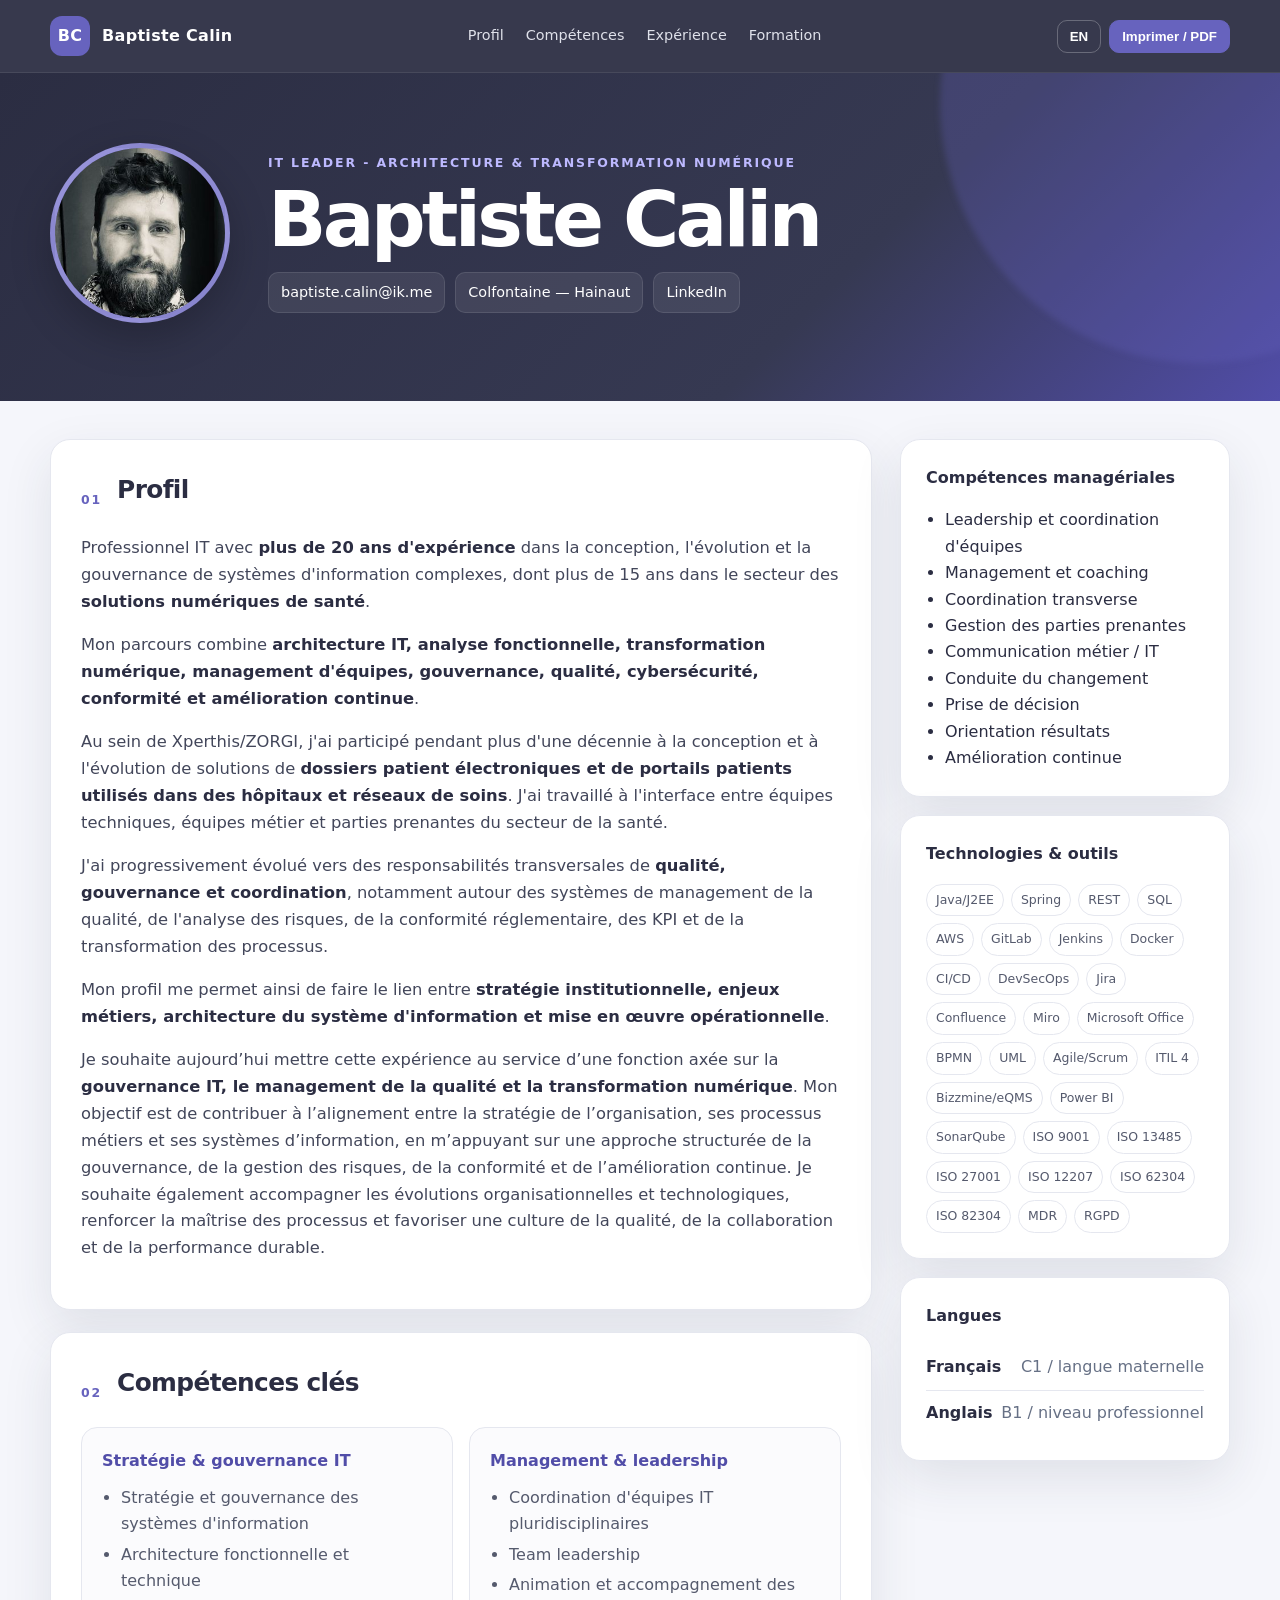
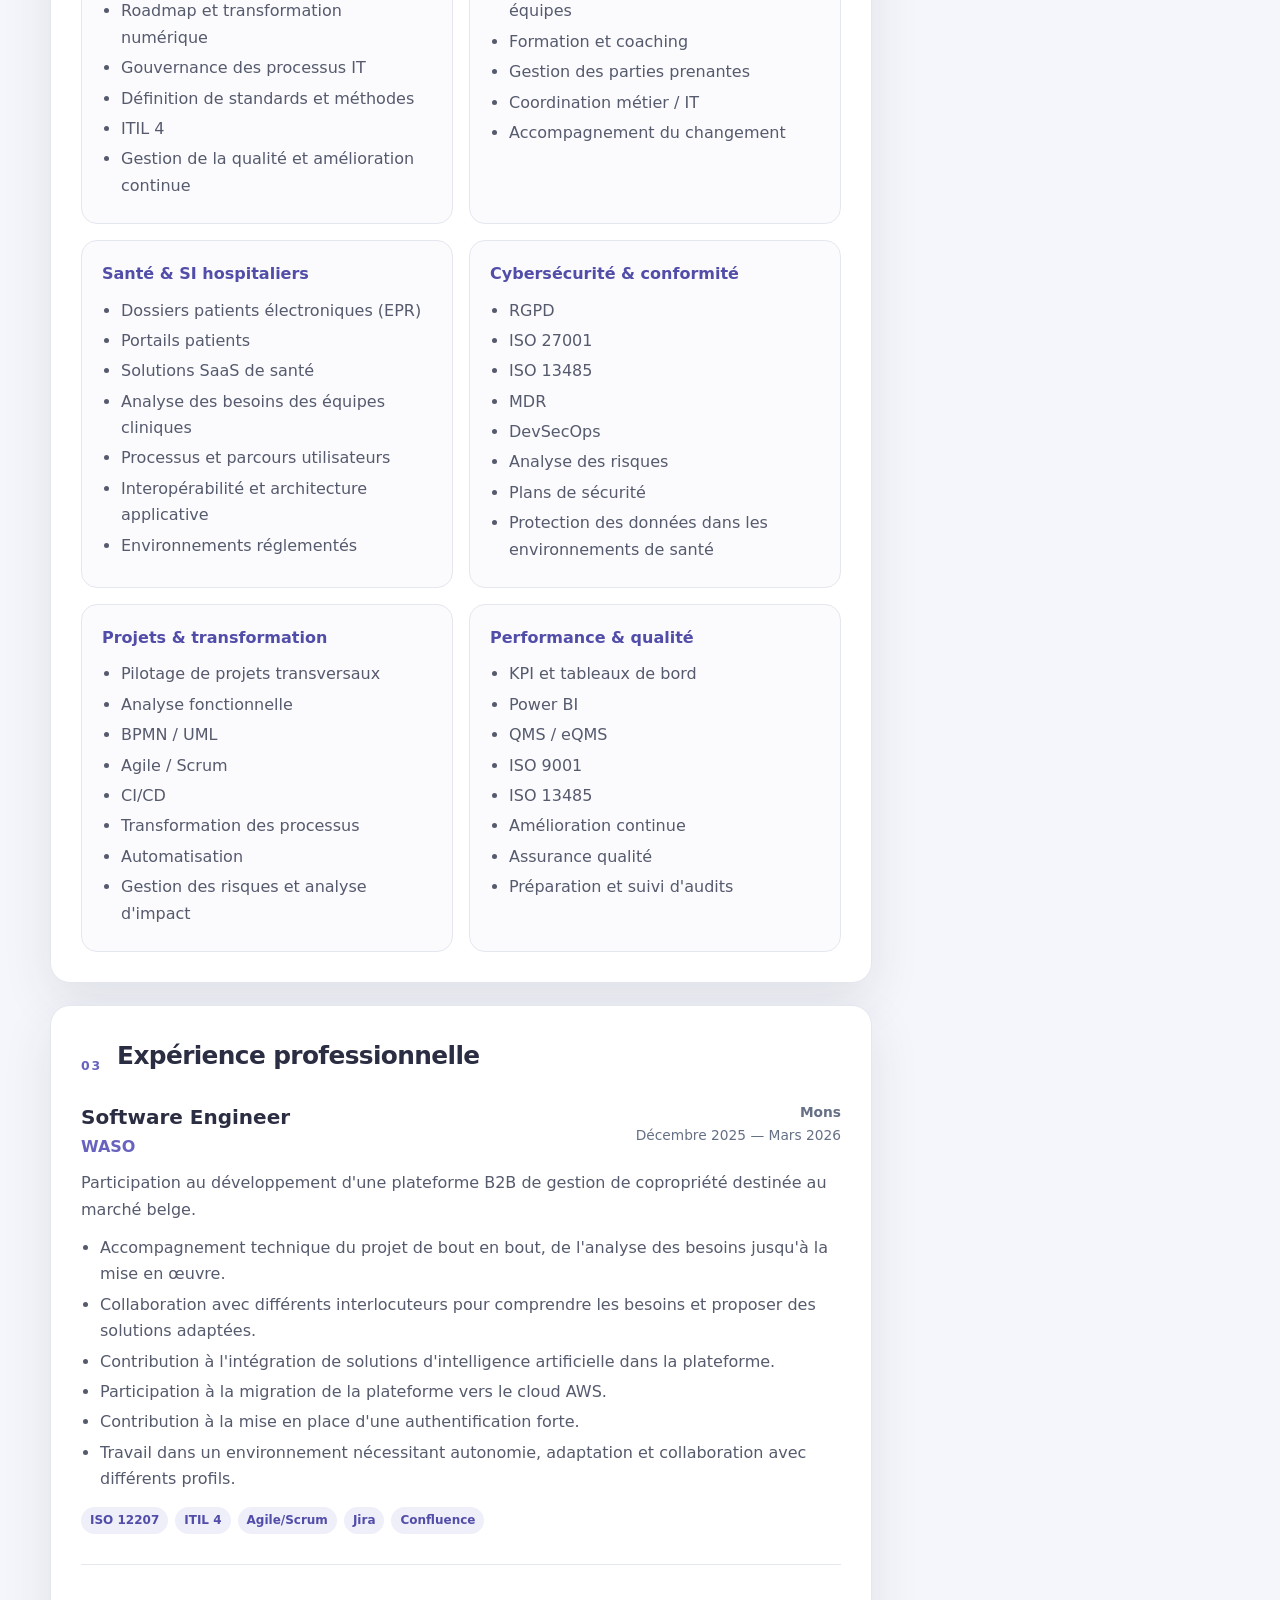
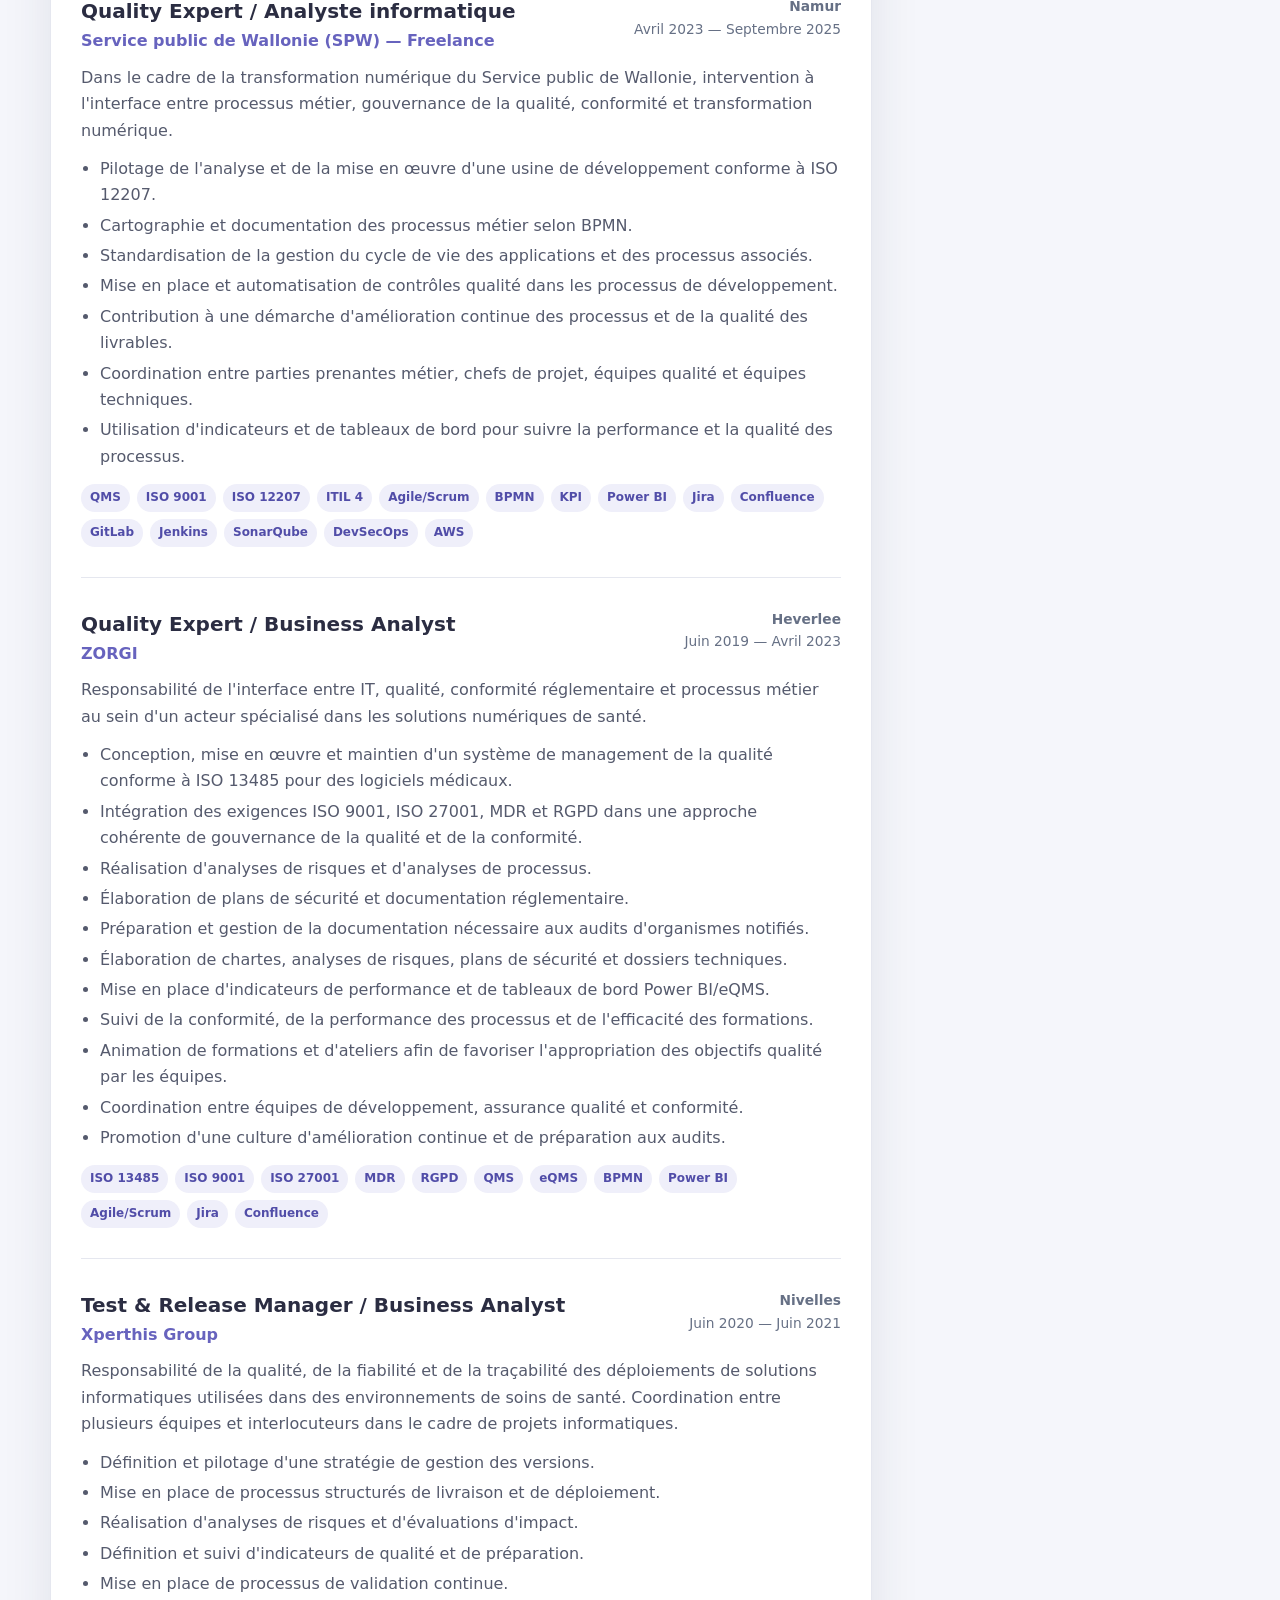
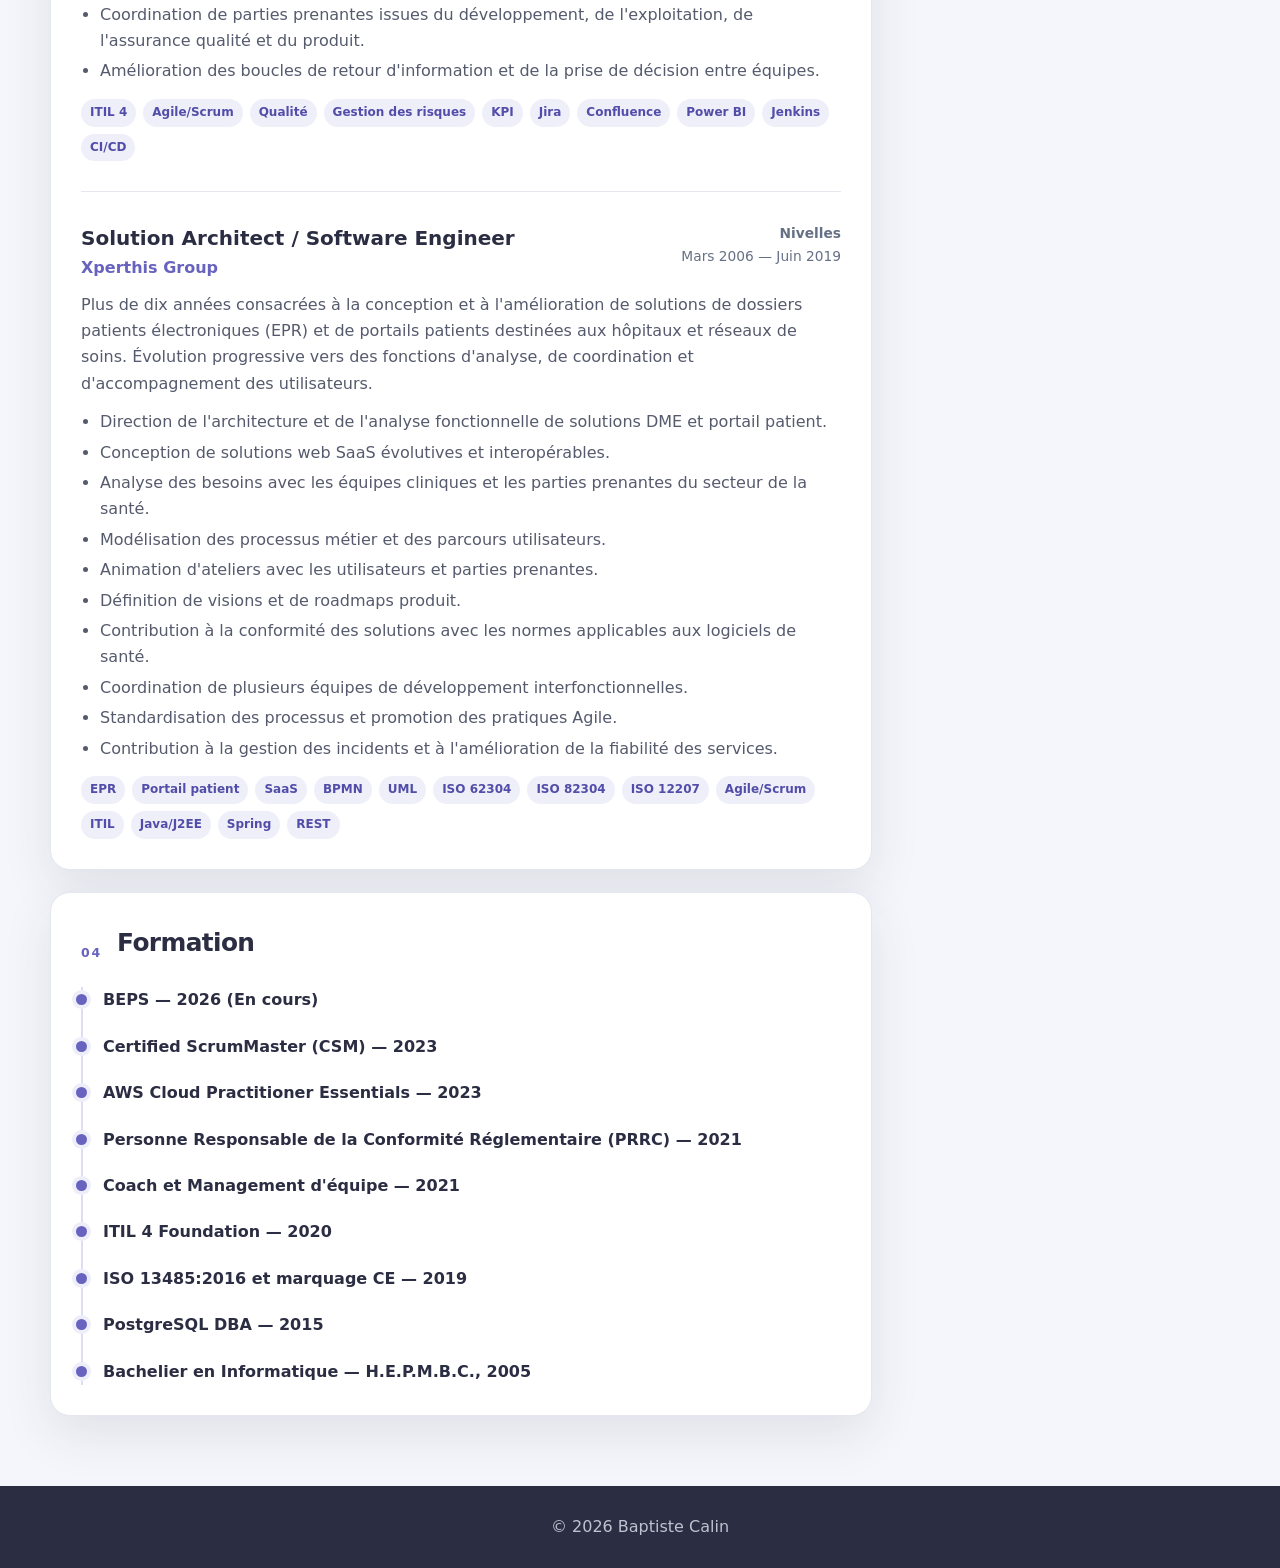
<file: index.html>
<!doctype html>
<html lang="fr">
<head>
<meta charset="utf-8">
<meta name="viewport" content="width=device-width,initial-scale=1">
<meta name="description" content="CV de Baptiste Calin — IT Leader, Architecture & Transformation numérique, secteur de la santé.">
<title>Baptiste Calin — IT Leader</title>
<style>
:root{
  --primary:#6763be;
  --primary-dark:#514da8;
  --ink:#2b2d42;
  --muted:#667085;
  --soft:#f5f6fb;
  --line:#e5e7ef;
  --white:#fff;
  --shadow:0 18px 50px rgba(43,45,66,.10);
  --radius:20px;
}
*{box-sizing:border-box}
html{scroll-behavior:smooth}
body{
  margin:0;background:var(--soft);color:var(--ink);
  font-family:Inter,ui-sans-serif,system-ui,-apple-system,BlinkMacSystemFont,"Segoe UI",sans-serif;
  line-height:1.65;
}
a{color:inherit;text-decoration:none}
.container{width:min(1180px,calc(100% - 36px));margin:auto}
.topbar{
  position:sticky;top:0;z-index:50;background:rgba(43,45,66,.94);
  backdrop-filter:blur(14px);color:#fff;border-bottom:1px solid rgba(255,255,255,.08)
}
.nav{height:72px;display:flex;align-items:center;justify-content:space-between;gap:20px}
.brand{display:flex;align-items:center;gap:12px;font-weight:800;letter-spacing:.02em}
.brand-mark{width:40px;height:40px;border-radius:12px;background:var(--primary);display:grid;place-items:center;font-weight:900}
.navlinks{display:flex;gap:22px;font-size:.9rem;color:#dfe1ea}
.navlinks a:hover{color:#fff}
.actions{display:flex;gap:8px}
.btn{
  border:1px solid rgba(255,255,255,.25);background:transparent;color:#fff;
  border-radius:10px;padding:8px 12px;cursor:pointer;font-weight:700
}
.btn:hover{background:rgba(255,255,255,.1)}
.btn.primary{background:var(--primary);border-color:var(--primary)}
.btn.primary:hover{background:var(--primary-dark)}
.hero{
  background:linear-gradient(135deg,var(--ink) 0%,#363952 65%,#514da8 100%);
  color:#fff;padding:70px 0 78px;position:relative;overflow:hidden
}
.hero:after{
  content:"";position:absolute;width:520px;height:520px;border-radius:50%;
  background:rgba(103,99,190,.28);right:-180px;top:-230px;filter:blur(3px)
}
.hero-grid{display:grid;grid-template-columns:180px 1fr;gap:38px;align-items:center;position:relative;z-index:1}
.avatar{
  width:180px;height:180px;border-radius:50%;display:grid;place-items:center;
  background:linear-gradient(135deg,#807bd2,var(--primary));border:5px solid rgba(255,255,255,.2);
  font-size:3.5rem;font-weight:900;box-shadow:0 15px 40px rgba(0,0,0,.22);overflow:hidden
}
.avatar img{width:100%;height:100%;object-fit:cover}
.eyebrow{color:#bdb9ff;text-transform:uppercase;letter-spacing:.15em;font-size:.78rem;font-weight:800}
h1{font-size:clamp(2.5rem,6vw,4.8rem);line-height:1.02;margin:8px 0 12px;letter-spacing:-.05em}
.hero h2{font-size:clamp(1.05rem,2vw,1.35rem);font-weight:500;color:#e7e8ef;margin:0 0 22px}
.contact{display:flex;flex-wrap:wrap;gap:10px}
.contact a,.contact span{
  padding:8px 12px;border-radius:10px;background:rgba(255,255,255,.08);
  border:1px solid rgba(255,255,255,.1);font-size:.9rem
}
.contact a:hover{background:rgba(255,255,255,.14)}
main{padding:38px 0 70px}
.layout{display:grid;grid-template-columns:1fr 330px;gap:28px}
.card{background:var(--white);border:1px solid var(--line);border-radius:var(--radius);box-shadow:var(--shadow)}
.section{padding:30px}
.section + .section{margin-top:22px}
.section-head{display:flex;align-items:end;gap:15px;margin-bottom:24px}
.num{color:var(--primary);font-weight:900;font-size:.78rem;letter-spacing:.15em}
.section h2{margin:0;font-size:1.55rem;letter-spacing:-.025em}
.section-intro{color:var(--muted);margin-top:-12px;margin-bottom:22px}
.profile p{font-size:1.02rem;color:#42465a}
.profile strong{color:var(--ink)}
.skills-grid{display:grid;grid-template-columns:repeat(2,1fr);gap:16px}
.skill{
  padding:20px;border:1px solid var(--line);border-radius:16px;background:#fbfbfd;
  transition:.2s transform,.2s box-shadow
}
.skill-print,.management-print{display:none}
.skill:hover{transform:translateY(-3px);box-shadow:0 12px 28px rgba(43,45,66,.08)}
.skill h3{font-size:1rem;margin:0 0 10px;color:var(--primary-dark)}
.skill ul,.job ul,.side-list{padding-left:19px;margin:0}
.skill li,.job li{margin:4px 0;color:#555a6d}
.job{padding:0 0 30px;margin-bottom:30px;border-bottom:1px solid var(--line)}
.job:last-child{border-bottom:0;margin-bottom:0;padding-bottom:0}
.job-top{display:flex;justify-content:space-between;gap:20px}
.job h3{margin:0;font-size:1.25rem}
.job-company{color:var(--primary);font-weight:800}
.job-meta{text-align:right;color:var(--muted);font-size:.86rem;white-space:nowrap}
.job p{color:#555a6d;margin:10px 0 12px}
.tags{display:flex;flex-wrap:wrap;gap:7px;margin-top:14px}
.tag{background:#efeffa;color:var(--primary-dark);border-radius:999px;padding:4px 9px;font-size:.75rem;font-weight:800}
.timeline{border-left:2px solid #deddf3;padding-left:20px}
.timeline-item{position:relative;margin-bottom:20px}
.timeline-item:before{content:"";position:absolute;left:-27px;top:7px;width:11px;height:11px;border-radius:50%;background:var(--primary);box-shadow:0 0 0 4px #eeeefa}
.timeline-item:last-child{margin-bottom:0}
.timeline-item strong{display:block}
.timeline-item span{color:var(--muted);font-size:.86rem}
.side-sticky{position:sticky;top:94px}
.side-card{padding:25px}
.side-card + .side-card{margin-top:18px}
.side-card h3{margin:0 0 16px;font-size:1rem}
.pill-list{display:flex;flex-wrap:wrap;gap:7px}
.pill{border:1px solid var(--line);padding:5px 9px;border-radius:999px;font-size:.78rem;color:#555a6d;background:#fff}
.language{display:grid;grid-template-columns:1fr auto;gap:8px;padding:9px 0;border-bottom:1px solid var(--line)}
.language:last-child{border:0}
.language span{color:var(--muted)}
footer{background:var(--ink);color:#bfc2d0;text-align:center;padding:28px}
.reveal{opacity:0;transform:translateY(14px);transition:.55s ease}
.reveal.visible{opacity:1;transform:none}
@media(max-width:950px){
  .layout{grid-template-columns:1fr}.side-sticky{position:static}.navlinks{display:none}
}
@media(max-width:680px){
  .container{width:min(100% - 24px,1180px)}
  .nav{height:62px}.brand-text{display:none}
  .hero{padding:45px 0 52px}.hero-grid{grid-template-columns:1fr;text-align:center;justify-items:center}
  .contact{justify-content:center}.avatar{width:140px;height:140px;font-size:2.8rem}
  .section{padding:22px}.skills-grid{grid-template-columns:1fr}
  .job-top{flex-direction:column;gap:4px}.job-meta{text-align:left;white-space:normal}
}
@media print{
  @page{size:A4;margin:8mm}
  *,*::before,*::after{
    color:#000!important;background-color:transparent!important;
    box-shadow:none!important;text-shadow:none!important
  }
  html,body{background:#fff!important;color:#000!important}
  body{font-family:Arial,Helvetica,sans-serif;font-size:10pt;line-height:1.35}
  .topbar,footer{display:none!important}
  .container{width:100%;max-width:none}
  .hero{padding:0 0 12px;background:#fff!important;color:#000;overflow:visible;border-bottom:1px solid #000}
  .hero:after{display:none}
  .hero-grid{grid-template-columns:78px 1fr;gap:16px}
  .avatar{
    width:78px;height:78px;border:1px solid #000;border-radius:50%;
    background:#fff!important;box-shadow:none
  }
  .avatar img{filter:grayscale(100%)}
  .eyebrow{font-size:8pt;letter-spacing:.08em}
  h1{font-size:24pt;line-height:1.1;margin:4px 0 8px}
  .contact{gap:4px 12px}
  .contact a,.contact span{padding:0;border:0;font-size:9pt}
  .contact a[href^="https"]::after{content:" (" attr(href) ")"}
  main{padding:0}
  .layout{display:block}
  .side-sticky{position:static}
  .card{background:transparent;border:0;border-radius:0}
  .section{padding:10px 0}
  .section + .section{margin-top:0;border-top:1px solid #000}
  .section-head{gap:0;margin-bottom:8px}
  .num{display:none}
  .section h2{font-size:13pt;letter-spacing:0}
  .profile p{font-size:10pt;color:#000}
  .skills-grid{display:block}
  .skill{padding:0;margin:0 0 8px;border:0;border-radius:0;background:transparent}
  .skill h3{font-size:10pt;margin:0 0 2px;color:#000}
  .skill ul{display:none}
  .skill-print{display:block;margin:0}
  .skill li,.job li,.job p{color:#000}
  .job{padding:0 0 10px;margin-bottom:10px;border-bottom:1px solid #000}
  .job:last-child{border-bottom:0;margin-bottom:0;padding-bottom:0}
  .job-top{display:block}
  .job h3{font-size:11pt}
  .job-company{color:#000;font-weight:700}
  .job-meta{text-align:left;color:#000;font-size:9pt;white-space:normal}
  .job p{margin:5px 0}
  .tags{display:block;margin-top:5px}
  .tag{background:transparent;color:#000;border-radius:0;padding:0 5px 0 0;font-size:8pt}
  .timeline{border-left:1px solid #000;padding-left:12px}
  .timeline-item{margin-bottom:6px}
  .timeline-item:before{left:-17px;background:#000;box-shadow:none}
  .timeline-item span{color:#000}
  .side-card{padding:10px 0}
  .side-card + .side-card{margin-top:0;border-top:1px solid #000}
  .side-card h3{font-size:11pt;margin:0 0 6px}
  .side-list{display:none}
  .management-print{display:block;margin:0}
  .pill{border:0;border-radius:0;padding:0 5px 0 0;color:#000}
  .language{padding:3px 0;border-bottom:1px solid #000}
  .language span{color:#000}
  .reveal{opacity:1;transform:none}
}
</style>
</head>
<body>

<header class="topbar">
  <div class="container nav">
    <a class="brand" href="#top" aria-label="Baptiste Calin">
      <span class="brand-mark">BC</span><span class="brand-text">Baptiste Calin</span>
    </a>
    <nav class="navlinks" aria-label="Navigation">
      <a href="#profil" data-i18n="nav.profile"></a>
      <a href="#skills" data-i18n="nav.skills"></a>
      <a href="#experience" data-i18n="nav.experience"></a>
      <a href="#formation" data-i18n="nav.education"></a>
    </nav>
    <div class="actions">
      <button class="btn" id="lang" type="button">EN</button>
      <button class="btn primary" id="print" type="button" data-i18n="print"></button>
    </div>
  </div>
</header>

<section class="hero" id="top">
  <div class="container hero-grid">
    <div class="avatar" aria-label="Baptiste Calin"><img src="images/photo_profile-300x300.jpg" alt="Baptiste Calin"/></div>
    <div>
      <div class="eyebrow" data-i18n="hero.eyebrow"></div>
      <h1>Baptiste Calin</h1>
      <!-- <h2 data-i18n="hero.title"></h2> -->
      <div class="contact">
        <a href="mailto:baptiste.calin@ik.me">baptiste.calin@ik.me</a>
        <span>Colfontaine — Hainaut</span>
        <a href="https://www.linkedin.com/in/baptiste-calin-473111440" target="_blank" rel="noopener">LinkedIn</a>
      </div>
    </div>
  </div>
</section>

<main>
<div class="container layout">
  <div>

    <section class="card section profile reveal" id="profil">
      <div class="section-head"><span class="num">01</span><h2 data-i18n="sections.profile"></h2></div>
      <div data-i18n-html="profile"></div>
    </section>

    <section class="card section reveal" id="skills">
      <div class="section-head"><span class="num">02</span><h2 data-i18n="sections.skills"></h2></div>
      <div class="skills-grid" id="skillsGrid"></div>
    </section>

    <section class="card section reveal" id="experience">
      <div class="section-head"><span class="num">03</span><h2 data-i18n="sections.experience"></h2></div>
      <div id="jobs"></div>
    </section>

    <section class="card section reveal" id="formation">
      <div class="section-head"><span class="num">04</span><h2 data-i18n="sections.education"></h2></div>
      <div class="timeline" id="education"></div>
    </section>

  </div>

  <aside class="side-sticky">
    <section class="card side-card reveal">
      <h3 data-i18n="sections.management"></h3>
      <ul class="side-list" id="management"></ul>
      <p class="management-print"></p>
    </section>
    <section class="card side-card reveal">
      <h3 data-i18n="sections.tools"></h3>
      <div class="pill-list" id="tools"></div>
    </section>
    <section class="card side-card reveal">
      <h3 data-i18n="sections.languages"></h3>
      <div id="languages"></div>
    </section>
  </aside>
</div>
</main>

<footer><span>© <span id="year"></span> Baptiste Calin</span></footer>

<script>
const DATA = {
fr:{
 nav:{profile:"Profil",skills:"Compétences",experience:"Expérience",education:"Formation"},
 print:"Imprimer / PDF",
 hero:{eyebrow:"IT Leader - Architecture & Transformation numérique",title:"Secteur de la santé"},
 sections:{profile:"Profil",skills:"Compétences clés",experience:"Expérience professionnelle",education:"Formation",management:"Compétences managériales",tools:"Technologies & outils",languages:"Langues"},
 profile:`<p>Professionnel IT avec <strong>plus de 20 ans d'expérience</strong> dans la conception, l'évolution et la gouvernance de systèmes d'information complexes, dont plus de 15 ans dans le secteur des <strong>solutions numériques de santé</strong>.</p>
<p>Mon parcours combine <strong>architecture IT, analyse fonctionnelle, transformation numérique, management d'équipes, gouvernance, qualité, cybersécurité, conformité et amélioration continue</strong>.</p>
<p>Au sein de Xperthis/ZORGI, j'ai participé pendant plus d'une décennie à la conception et à l'évolution de solutions de <strong>dossiers patient électroniques et de portails patients utilisés dans des hôpitaux et réseaux de soins</strong>. J'ai travaillé à l'interface entre équipes techniques, équipes métier et parties prenantes du secteur de la santé.</p>
<p>J'ai progressivement évolué vers des responsabilités transversales de <strong>qualité, gouvernance et coordination</strong>, notamment autour des systèmes de management de la qualité, de l'analyse des risques, de la conformité réglementaire, des KPI et de la transformation des processus.</p>
<p>Mon profil me permet ainsi de faire le lien entre <strong>stratégie institutionnelle, enjeux métiers, architecture du système d'information et mise en œuvre opérationnelle</strong>.</p>
<p>Je souhaite aujourd’hui mettre cette expérience au service d’une fonction axée sur la <strong>gouvernance IT, le management de la qualité et la transformation numérique</strong>. Mon objectif est de contribuer à l’alignement entre la stratégie de l’organisation, ses processus métiers et ses systèmes d’information, en m’appuyant sur une approche structurée de la gouvernance, de la gestion des risques, de la conformité et de l’amélioration continue. Je souhaite également accompagner les évolutions organisationnelles et technologiques, renforcer la maîtrise des processus et favoriser une culture de la qualité, de la collaboration et de la performance durable.</p>`,
 skillCats:[
  ["Stratégie & gouvernance IT",["Stratégie et gouvernance des systèmes d'information","Architecture fonctionnelle et technique","Roadmap et transformation numérique","Gouvernance des processus IT","Définition de standards et méthodes","ITIL 4","Gestion de la qualité et amélioration continue"]],
  ["Management & leadership",["Coordination d'équipes IT pluridisciplinaires","Team leadership","Animation et accompagnement des équipes","Formation et coaching","Gestion des parties prenantes","Coordination métier / IT","Accompagnement du changement"]],
  ["Santé & SI hospitaliers",["Dossiers patients électroniques (EPR)","Portails patients","Solutions SaaS de santé","Analyse des besoins des équipes cliniques","Processus et parcours utilisateurs","Interopérabilité et architecture applicative","Environnements réglementés"]],
  ["Cybersécurité & conformité",["RGPD","ISO 27001","ISO 13485","MDR","DevSecOps","Analyse des risques","Plans de sécurité","Protection des données dans les environnements de santé"]],
  ["Projets & transformation",["Pilotage de projets transversaux","Analyse fonctionnelle","BPMN / UML","Agile / Scrum","CI/CD","Transformation des processus","Automatisation","Gestion des risques et analyse d'impact"]],
  ["Performance & qualité",["KPI et tableaux de bord","Power BI","QMS / eQMS","ISO 9001","ISO 13485","Amélioration continue","Assurance qualité","Préparation et suivi d'audits"]]
 ],
 jobs:[
  {role:"Software Engineer",company:"WASO",place:"Mons",date:"Décembre 2025 — Mars 2026",desc:"Participation au développement d'une plateforme B2B de gestion de copropriété destinée au marché belge.",items:["Accompagnement technique du projet de bout en bout, de l'analyse des besoins jusqu'à la mise en œuvre.","Collaboration avec différents interlocuteurs pour comprendre les besoins et proposer des solutions adaptées.","Contribution à l'intégration de solutions d'intelligence artificielle dans la plateforme.","Participation à la migration de la plateforme vers le cloud AWS.","Contribution à la mise en place d'une authentification forte.","Travail dans un environnement nécessitant autonomie, adaptation et collaboration avec différents profils."],tags:"ISO 12207|ITIL 4|Agile/Scrum|Jira|Confluence"},
  {role:"Quality Expert / Analyste informatique",company:"Service public de Wallonie (SPW) — Freelance",place:"Namur",date:"Avril 2023 — Septembre 2025",desc:"Dans le cadre de la transformation numérique du Service public de Wallonie, intervention à l'interface entre processus métier, gouvernance de la qualité, conformité et transformation numérique.",items:["Pilotage de l'analyse et de la mise en œuvre d'une usine de développement conforme à ISO 12207.","Cartographie et documentation des processus métier selon BPMN.","Standardisation de la gestion du cycle de vie des applications et des processus associés.","Mise en place et automatisation de contrôles qualité dans les processus de développement.","Contribution à une démarche d'amélioration continue des processus et de la qualité des livrables.","Coordination entre parties prenantes métier, chefs de projet, équipes qualité et équipes techniques.","Utilisation d'indicateurs et de tableaux de bord pour suivre la performance et la qualité des processus."],tags:"QMS|ISO 9001|ISO 12207|ITIL 4|Agile/Scrum|BPMN|KPI|Power BI|Jira|Confluence|GitLab|Jenkins|SonarQube|DevSecOps|AWS"},
  {role:"Quality Expert / Business Analyst",company:"ZORGI",place:"Heverlee",date:"Juin 2019 — Avril 2023",desc:"Responsabilité de l'interface entre IT, qualité, conformité réglementaire et processus métier au sein d'un acteur spécialisé dans les solutions numériques de santé.",items:["Conception, mise en œuvre et maintien d'un système de management de la qualité conforme à ISO 13485 pour des logiciels médicaux.","Intégration des exigences ISO 9001, ISO 27001, MDR et RGPD dans une approche cohérente de gouvernance de la qualité et de la conformité.","Réalisation d'analyses de risques et d'analyses de processus.","Élaboration de plans de sécurité et documentation réglementaire.","Préparation et gestion de la documentation nécessaire aux audits d'organismes notifiés.","Élaboration de chartes, analyses de risques, plans de sécurité et dossiers techniques.","Mise en place d'indicateurs de performance et de tableaux de bord Power BI/eQMS.","Suivi de la conformité, de la performance des processus et de l'efficacité des formations.","Animation de formations et d'ateliers afin de favoriser l'appropriation des objectifs qualité par les équipes.","Coordination entre équipes de développement, assurance qualité et conformité.","Promotion d'une culture d'amélioration continue et de préparation aux audits."],tags:"ISO 13485|ISO 9001|ISO 27001|MDR|RGPD|QMS|eQMS|BPMN|Power BI|Agile/Scrum|Jira|Confluence"},
  {role:"Test & Release Manager / Business Analyst",company:"Xperthis Group",place:"Nivelles",date:"Juin 2020 — Juin 2021",desc:"Responsabilité de la qualité, de la fiabilité et de la traçabilité des déploiements de solutions informatiques utilisées dans des environnements de soins de santé. Coordination entre plusieurs équipes et interlocuteurs dans le cadre de projets informatiques.",items:["Définition et pilotage d'une stratégie de gestion des versions.","Mise en place de processus structurés de livraison et de déploiement.","Réalisation d'analyses de risques et d'évaluations d'impact.","Définition et suivi d'indicateurs de qualité et de préparation.","Mise en place de processus de validation continue.","Coordination de parties prenantes issues du développement, de l'exploitation, de l'assurance qualité et du produit.","Amélioration des boucles de retour d'information et de la prise de décision entre équipes."],tags:"ITIL 4|Agile/Scrum|Qualité|Gestion des risques|KPI|Jira|Confluence|Power BI|Jenkins|CI/CD"},
  {role:"Solution Architect / Software Engineer",company:"Xperthis Group",place:"Nivelles",date:"Mars 2006 — Juin 2019",desc:"Plus de dix années consacrées à la conception et à l'amélioration de solutions de dossiers patients électroniques (EPR) et de portails patients destinées aux hôpitaux et réseaux de soins. Évolution progressive vers des fonctions d'analyse, de coordination et d'accompagnement des utilisateurs.",items:["Direction de l'architecture et de l'analyse fonctionnelle de solutions DME et portail patient.","Conception de solutions web SaaS évolutives et interopérables.","Analyse des besoins avec les équipes cliniques et les parties prenantes du secteur de la santé.","Modélisation des processus métier et des parcours utilisateurs.","Animation d'ateliers avec les utilisateurs et parties prenantes.","Définition de visions et de roadmaps produit.","Contribution à la conformité des solutions avec les normes applicables aux logiciels de santé.","Coordination de plusieurs équipes de développement interfonctionnelles.","Standardisation des processus et promotion des pratiques Agile.","Contribution à la gestion des incidents et à l'amélioration de la fiabilité des services."],tags:"EPR|Portail patient|SaaS|BPMN|UML|ISO 62304|ISO 82304|ISO 12207|Agile/Scrum|ITIL|Java/J2EE|Spring|REST"}
 ],
 education:["BEPS — 2026 (En cours)","Certified ScrumMaster (CSM) — 2023","AWS Cloud Practitioner Essentials — 2023","Personne Responsable de la Conformité Réglementaire (PRRC) — 2021","Coach et Management d'équipe — 2021","ITIL 4 Foundation — 2020","ISO 13485:2016 et marquage CE — 2019","PostgreSQL DBA — 2015","Bachelier en Informatique — H.E.P.M.B.C., 2005"],
 management:["Leadership et coordination d'équipes","Management et coaching","Coordination transverse","Gestion des parties prenantes","Communication métier / IT","Conduite du changement","Prise de décision","Orientation résultats","Amélioration continue"],
 tools:["Java/J2EE","Spring","REST","SQL","AWS","GitLab","Jenkins","Docker","CI/CD","DevSecOps","Jira","Confluence","Miro","Microsoft Office","BPMN","UML","Agile/Scrum","ITIL 4","Bizzmine/eQMS","Power BI","SonarQube","ISO 9001","ISO 13485","ISO 27001","ISO 12207","ISO 62304","ISO 82304","MDR","RGPD"],
 languages:[["Français","C1 / langue maternelle"],["Anglais","B1 / niveau professionnel"]]
},
en:{
 nav:{profile:"Profile",skills:"Skills",experience:"Experience",education:"Education"},
 print:"Print / PDF",
 hero:{eyebrow:"IT Leader - Architecture & Digital Transformation",title:"Healthcare sector"},
 sections:{profile:"Profile",skills:"Key skills",experience:"Professional experience",education:"Education",management:"Management skills",tools:"Technology & tools",languages:"Languages"},
 profile:`<p>IT professional with <strong>20+ years of experience</strong> in the design, evolution and governance of complex information systems, including more than 15 years in <strong>digital healthcare solutions</strong>.</p>
<p>My background combines <strong>IT architecture, functional analysis, digital transformation, team management, governance, quality, cybersecurity, compliance and continuous improvement</strong>.</p>
<p>At Xperthis/ZORGI, I spent more than a decade contributing to the design and evolution of <strong>electronic patient records and patient portals used by hospitals and healthcare networks</strong>. I worked at the interface between technical teams, business teams and healthcare stakeholders.</p>
<p>I progressively moved into cross-functional responsibilities covering <strong>quality, governance and coordination</strong>, particularly quality management systems, risk analysis, regulatory compliance, KPIs and process transformation.</p>
<p>This profile enables me to connect <strong>institutional strategy, business needs, information-system architecture and operational implementation</strong>.</p>
<p>I am now looking to leverage my experience in a role focused on <strong>IT governance, quality management and digital transformation</strong>. My objective is to contribute to aligning organisational strategy, business processes and information systems through a structured approach to governance, risk management, compliance and continuous improvement. I also aim to support organisational and technological change, strengthen process control and foster a culture of quality, collaboration and sustainable performance.</p>`,
 skillCats:[
 ["IT strategy & governance",["Information systems strategy and governance","Functional and technical architecture","Digital transformation roadmaps","IT process governance","Standards and methods definition","ITIL 4","Quality management and continuous improvement"]],
 ["Management & leadership",["Coordination of multidisciplinary IT teams","Team leadership","Team facilitation and support","Training and coaching","Stakeholder management","Business / IT coordination","Change management"]],
 ["Healthcare & hospital information systems",["Electronic patient records (EPR)","Patient portals","Healthcare SaaS solutions","Clinical team needs analysis","Processes and user journeys","Interoperability and application architecture","Regulated environments"]],
 ["Cybersecurity & compliance",["GDPR","ISO 27001","ISO 13485","MDR","DevSecOps","Risk analysis","Security plans","Data protection in healthcare environments"]],
 ["Projects & transformation",["Cross-functional project leadership","Functional analysis","BPMN / UML","Agile / Scrum","CI/CD","Process transformation","Automation","Risk management and impact analysis"]],
 ["Performance & quality",["KPIs and dashboards","Power BI","QMS / eQMS","ISO 9001","ISO 13485","Continuous improvement","Quality assurance","Audit preparation and follow-up"]]
 ],
 jobs:[
  {role:"Software Engineer",company:"WASO",place:"Mons",date:"December 2025 — March 2026",desc:"Contributed to the development of a B2B condominium management platform for the Belgian market.",items:["Technical contribution throughout the project lifecycle, from requirements analysis to implementation.","Collaboration with stakeholders to understand needs and propose appropriate solutions.","Contribution to the integration of artificial intelligence solutions into the platform.","Participation in the migration of the platform to AWS cloud.","Contribution to the implementation of strong authentication.","Worked in an environment requiring autonomy, adaptability and collaboration across profiles."],tags:"ISO 12207|ITIL 4|Agile/Scrum|Jira|Confluence"},
  {role:"Quality Expert / IT Analyst",company:"Service public de Wallonie (SPW) — Freelance",place:"Namur",date:"April 2023 — September 2025",desc:"As part of the digital transformation of the Walloon Public Service, working at the interface between business processes, quality governance, compliance and digital transformation.",items:["Led the analysis and implementation of a development factory compliant with ISO 12207.","Mapped and documented business processes using BPMN.","Standardized application lifecycle management and associated processes.","Implemented and automated quality controls in development processes.","Contributed to continuous improvement of processes and deliverable quality.","Coordinated business stakeholders, project managers, quality teams and technical teams.","Used indicators and dashboards to monitor process performance and quality."],tags:"QMS|ISO 9001|ISO 12207|ITIL 4|Agile/Scrum|BPMN|KPI|Power BI|Jira|Confluence|GitLab|Jenkins|SonarQube|DevSecOps|AWS"},
  {role:"Quality Expert / Business Analyst",company:"ZORGI",place:"Heverlee",date:"June 2019 — April 2023",desc:"Responsible for the interface between IT, quality, regulatory compliance and business processes within a company specializing in digital healthcare solutions.",items:["Designed, implemented and maintained an ISO 13485-compliant quality management system for medical software.","Integrated ISO 9001, ISO 27001, MDR and GDPR requirements into a coherent quality and compliance governance approach.","Performed risk and process analyses.","Developed security plans and regulatory documentation.","Prepared and managed documentation required for notified-body audits.","Produced charters, risk analyses, security plans and technical files.","Implemented performance indicators and Power BI/eQMS dashboards.","Monitored compliance, process performance and training effectiveness.","Delivered training sessions and workshops to support quality objectives.","Coordinated development, quality assurance and compliance teams.","Promoted a culture of continuous improvement and audit readiness."],tags:"ISO 13485|ISO 9001|ISO 27001|MDR|GDPR|QMS|eQMS|BPMN|Power BI|Agile/Scrum|Jira|Confluence"},
  {role:"Test & Release Manager / Business Analyst",company:"Xperthis Group",place:"Nivelles",date:"June 2020 — June 2021",desc:"Responsible for the quality, reliability and traceability of deployments of IT solutions used in healthcare environments. Coordinated multiple teams and stakeholders across IT projects.",items:["Defined and managed a release management strategy.","Implemented structured delivery and deployment processes.","Performed risk analyses and impact assessments.","Defined and monitored quality and readiness indicators.","Implemented continuous validation processes.","Coordinated stakeholders from development, operations, quality assurance and product.","Improved feedback loops and decision-making between teams."],tags:"ITIL 4|Agile/Scrum|Quality|Risk management|KPI|Jira|Confluence|Power BI|Jenkins|CI/CD"},
  {role:"Solution Architect / Software Engineer",company:"Xperthis Group",place:"Nivelles",date:"March 2006 — June 2019",desc:"More than ten years dedicated to the design and improvement of electronic patient record (EPR) and patient portal solutions for hospitals and healthcare networks. Progressively evolved toward analysis, coordination and user support responsibilities.",items:["Led architecture and functional analysis for EPR and patient portal solutions.","Designed scalable and interoperable SaaS web solutions.","Analyzed needs with clinical teams and healthcare stakeholders.","Modeled business processes and user journeys.","Facilitated workshops with users and stakeholders.","Defined product visions and roadmaps.","Contributed to compliance with standards applicable to healthcare software.","Coordinated several cross-functional development teams.","Standardized processes and promoted Agile practices.","Contributed to incident management and service reliability improvement."],tags:"EPR|Patient portal|SaaS|BPMN|UML|ISO 62304|ISO 82304|ISO 12207|Agile/Scrum|ITIL|Java/J2EE|Spring|REST"}
 ],
 education:["BEPS — 2026 (In progress)","Certified ScrumMaster (CSM) — 2023","AWS Cloud Practitioner Essentials — 2023","Person Responsible for Regulatory Compliance (PRRC) — 2021","Team Coaching & Management — 2021","ITIL 4 Foundation — 2020","ISO 13485:2016 and CE marking — 2019","PostgreSQL DBA — 2015","Bachelor's degree in Computer Science — H.E.P.M.B.C., 2005"],
 management:["Team leadership and coordination","Management and coaching","Cross-functional coordination","Stakeholder management","Business / IT communication","Change management","Decision-making","Results orientation","Continuous improvement"],
 tools:["Java/J2EE","Spring","REST","SQL","AWS","GitLab","Jenkins","Docker","CI/CD","DevSecOps","Jira","Confluence","Miro","Microsoft Office","BPMN","UML","Agile/Scrum","ITIL 4","Bizzmine/eQMS","Power BI","SonarQube","ISO 9001","ISO 13485","ISO 27001","ISO 12207","ISO 62304","ISO 82304","MDR","GDPR"],
 languages:[["French","C1 / native language"],["English","B1 / professional level"]]
}};

let lang = localStorage.getItem("cv-lang") || "fr";
const $ = s => document.querySelector(s);
function esc(s){return String(s).replace(/[&<>"']/g,m=>({"&":"&amp;","<":"&lt;",">":"&gt;",'"':"&quot;","'":"&#039;"}[m]));}
function render(){
 const d=DATA[lang];
 document.documentElement.lang=lang;
 document.title=`Baptiste Calin — ${lang==="fr"?"IT Leader":"IT Leader"}`;
 document.querySelectorAll("[data-i18n]").forEach(el=>{
   const path=el.dataset.i18n.split(".");
   let v=d; path.forEach(k=>v=v[k]); el.textContent=v;
 });
 document.querySelectorAll("[data-i18n-html]").forEach(el=>el.innerHTML=d[el.dataset.i18nHtml]);
 $("#lang").textContent=lang==="fr"?"EN":"FR";
 $("#skillsGrid").innerHTML=d.skillCats.map(([title,items])=>`<article class="skill"><h3>${esc(title)}</h3><ul>${items.map(x=>`<li>${esc(x)}</li>`).join("")}</ul><p class="skill-print">${items.map(esc).join(", ")}</p></article>`).join("");
 $("#jobs").innerHTML=d.jobs.map(j=>`<article class="job"><div class="job-top"><div><h3>${esc(j.role)}</h3><div class="job-company">${esc(j.company)}</div></div><div class="job-meta"><strong>${esc(j.place)}</strong><br>${esc(j.date)}</div></div><p>${esc(j.desc)}</p><ul>${j.items.map(x=>`<li>${esc(x)}</li>`).join("")}</ul><div class="tags">${j.tags.split("|").map(x=>`<span class="tag">${esc(x)}</span>`).join("")}</div></article>`).join("");
 $("#education").innerHTML=d.education.map(x=>`<div class="timeline-item"><strong>${esc(x)}</strong></div>`).join("");
 $("#management").innerHTML=d.management.map(x=>`<li>${esc(x)}</li>`).join("");
 document.querySelector(".management-print").textContent=d.management.join(", ");
 $("#tools").innerHTML=d.tools.map(x=>`<span class="pill">${esc(x)}</span>`).join("");
 $("#languages").innerHTML=d.languages.map(([a,b])=>`<div class="language"><strong>${esc(a)}</strong><span>${esc(b)}</span></div>`).join("");
 localStorage.setItem("cv-lang",lang);
}
$("#lang").addEventListener("click",()=>{lang=lang==="fr"?"en":"fr";render()});
$("#print").addEventListener("click",()=>window.print());
$("#year").textContent=new Date().getFullYear();
render();

const io=new IntersectionObserver(entries=>entries.forEach(e=>{if(e.isIntersecting)e.target.classList.add("visible")}),{threshold:.08});
document.querySelectorAll(".reveal").forEach(el=>io.observe(el));
</script>
</body>
</html>
</file>
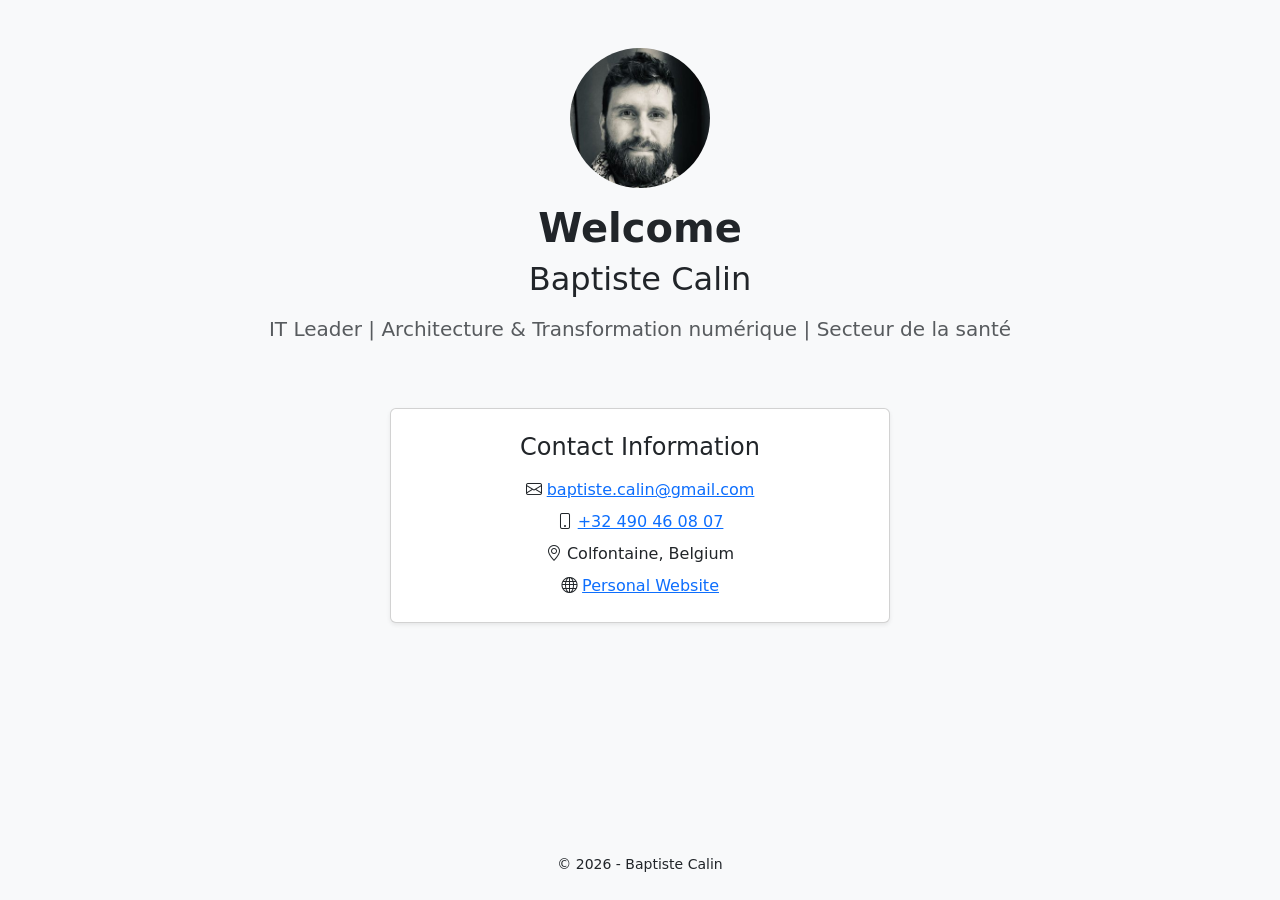
<file: index-1.html>
<!DOCTYPE html>
<html lang="en">
  <head>
    <meta charset="UTF-8" />
    <title>Welcome - Baptiste Calin</title>
    <meta name="viewport" content="width=device-width, initial-scale=1" />

    <!-- Bootstrap CSS -->
    <link
      href="https://cdn.jsdelivr.net/npm/bootstrap@5.3.2/dist/css/bootstrap.min.css"
      rel="stylesheet"
    />

    <!-- Bootstrap Icons -->
    <link
      rel="stylesheet"
      href="https://cdn.jsdelivr.net/npm/bootstrap-icons@1.13.1/font/bootstrap-icons.min.css"
    />
  </head>

  <body class="bg-light d-flex flex-column min-vh-100">

    <!-- HEADER -->
    <header class="container text-center py-5">
      <img
        src="images/photo_profile-300x300.jpg"
        alt="Profile photo"
        class="rounded-circle mb-3"
        width="140"
        height="140"
      />

      <h1 class="fw-bold">Welcome</h1>
      <h2 class="mb-3">Baptiste Calin</h2>
      <p class="lead text-muted">
        IT Leader | Architecture & Transformation numérique | Secteur de la santé
      </p>
    </header>

    <!-- CONTACT -->
    <main class="container text-center">
      <div class="card shadow-sm p-4 mx-auto" style="max-width: 500px;">
        <h4 class="mb-3">Contact Information</h4>

        <p class="mb-2">
          <i class="bi bi-envelope"></i>
          <a href="mailto:baptiste.calin@gmail.com">
            baptiste.calin@gmail.com
          </a>
        </p>

        <p class="mb-2">
          <i class="bi bi-phone"></i>
          <a href="tel:+32478941065">+32 490 46 08 07</a>
        </p>

        <p class="mb-2">
          <i class="bi bi-geo-alt"></i>
          Colfontaine, Belgium
        </p>

        <p class="mb-0">
          <i class="bi bi-globe"></i>
          <a href="https://baptistecalin.github.io" target="_blank">
            Personal Website
          </a>
        </p>      </div>
    </main>

    <!-- FOOTER -->
    <footer class="text-center py-4 mt-auto">
      <small>&copy; 2026 - Baptiste Calin</small>
    </footer>

  </body>
</html>
</file>
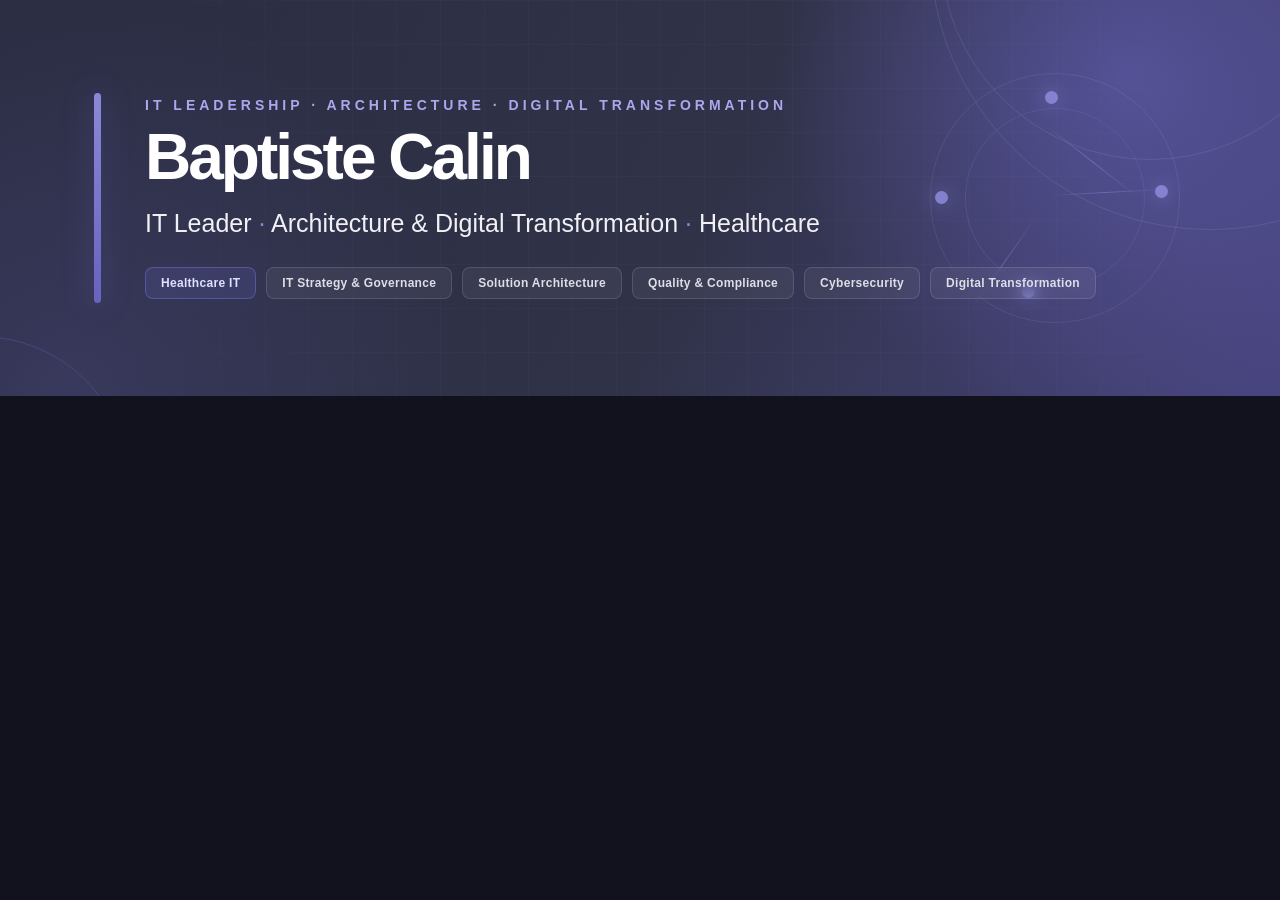
<file: linkedin/index-linkedin.html>
<!DOCTYPE html>
<html lang="en">
<head>
  <meta charset="UTF-8">
  <meta name="viewport" content="width=device-width, initial-scale=1.0">

  <title>Baptiste Calin — LinkedIn Banner</title>

  <style>
    :root {
      --primary: #6763be;
      --primary-light: #8b88d8;
      --dark: #2b2d42;
      --white: #ffffff;
      --muted: #c8c9d5;
    }

    * {
      box-sizing: border-box;
    }

    html,
    body {
      margin: 0;
      padding: 0;
      width: 100%;
      min-height: 100%;
    }

    body {
      background: #11121d;
      font-family:
        Inter,
        -apple-system,
        BlinkMacSystemFont,
        "Segoe UI",
        Roboto,
        Helvetica,
        Arial,
        sans-serif;
    }

    /*
      LinkedIn recommended banner ratio:
      1584 × 396 px
      Ratio: 4:1
    */

    .linkedin-banner {
      position: relative;

      width: 1584px;
      height: 396px;

      max-width: 100vw;
      aspect-ratio: 4 / 1;

      overflow: hidden;

      color: var(--white);

      background:
        radial-gradient(
          circle at 88% 20%,
          rgba(103, 99, 190, 0.55),
          transparent 30%
        ),
        radial-gradient(
          circle at 5% 100%,
          rgba(103, 99, 190, 0.20),
          transparent 32%
        ),
        linear-gradient(
          115deg,
          #2b2d42 0%,
          #303248 55%,
          #48447f 100%
        );
    }

    /* =========================
       DECORATIVE BACKGROUND
    ========================= */

    .grid {
      position: absolute;
      inset: 0;

      opacity: 0.10;

      background-image:
        linear-gradient(
          rgba(255,255,255,.18) 1px,
          transparent 1px
        ),
        linear-gradient(
          90deg,
          rgba(255,255,255,.18) 1px,
          transparent 1px
        );

      background-size: 44px 44px;

      mask-image: linear-gradient(
        to right,
        transparent 0%,
        black 30%,
        black 80%,
        transparent 100%
      );
    }

    .circle {
      position: absolute;

      border: 1px solid rgba(255,255,255,.09);

      border-radius: 50%;
    }

    .circle-one {
      width: 560px;
      height: 560px;

      right: -210px;
      top: -330px;
    }

    .circle-two {
      width: 420px;
      height: 420px;

      right: -80px;
      top: -260px;
    }

    .circle-three {
      width: 300px;
      height: 300px;

      left: -170px;
      bottom: -240px;

      border-color: rgba(103,99,190,.35);
    }

    .accent {
      position: absolute;

      width: 7px;
      height: 210px;

      left: 94px;
      top: 93px;

      border-radius: 8px;

      background:
        linear-gradient(
          to bottom,
          var(--primary-light),
          var(--primary)
        );

      box-shadow:
        0 0 30px rgba(103,99,190,.45);
    }

    /* =========================
       CONTENT
    ========================= */

    .content {
      position: absolute;

      left: 145px;
      right: 110px;
      top: 0;
      bottom: 0;

      display: flex;

      flex-direction: column;

      justify-content: center;

      z-index: 2;
    }

    .eyebrow {
      margin-bottom: 12px;

      color: #aaa7ed;

      font-size: 14px;
      font-weight: 800;

      letter-spacing: 4px;

      text-transform: uppercase;
    }

    .name {
      margin: 0;

      font-size: 64px;
      line-height: 1;

      font-weight: 850;

      letter-spacing: -3px;
    }

    .title {
      margin-top: 18px;

      font-size: 25px;

      line-height: 1.3;

      font-weight: 500;

      color: #f1f1f5;
    }

    .title span {
      color: var(--primary-light);
    }

    /* =========================
       EXPERTISE
    ========================= */

    .expertise {
      display: flex;

      align-items: center;

      flex-wrap: wrap;

      gap: 10px;

      margin-top: 28px;
    }

    .tag {
      padding: 8px 15px;

      border: 1px solid rgba(255,255,255,.13);

      border-radius: 8px;

      background: rgba(255,255,255,.055);

      color: #dedee7;

      font-size: 12px;
      font-weight: 650;

      letter-spacing: .3px;

      backdrop-filter: blur(8px);
    }

    .tag.highlight {
      border-color: rgba(103,99,190,.65);

      background:
        rgba(103,99,190,.20);

      color: #e2e0ff;
    }

    /* =========================
       RIGHT VISUAL
    ========================= */

    .right-decoration {
      position: absolute;

      right: 100px;
      top: 50%;

      width: 250px;
      height: 250px;

      transform: translateY(-50%);

      opacity: .9;
    }

    .right-decoration::before,
    .right-decoration::after {
      content: "";

      position: absolute;

      inset: 0;

      border-radius: 50%;

      border: 1px solid rgba(255,255,255,.09);
    }

    .right-decoration::after {
      inset: 35px;

      border-color: rgba(103,99,190,.45);
    }

    .node {
      position: absolute;

      width: 13px;
      height: 13px;

      border-radius: 50%;

      background: var(--primary-light);

      box-shadow:
        0 0 20px rgba(139,136,216,.8);
    }

    .node.one {
      top: 18px;
      left: 115px;
    }

    .node.two {
      right: 12px;
      top: 112px;
    }

    .node.three {
      bottom: 25px;
      left: 92px;
    }

    .node.four {
      left: 5px;
      top: 118px;
    }

    .connection {
      position: absolute;

      height: 1px;

      background:
        linear-gradient(
          90deg,
          transparent,
          rgba(139,136,216,.55),
          transparent
        );

      transform-origin: left center;
    }

    .connection.one {
      width: 120px;

      top: 52px;
      left: 116px;

      transform: rotate(38deg);
    }

    .connection.two {
      width: 115px;

      top: 122px;
      left: 118px;

      transform: rotate(-3deg);
    }

    .connection.three {
      width: 110px;

      top: 145px;
      left: 105px;

      transform: rotate(125deg);
    }

    /* =========================
       RESPONSIVE PREVIEW
    ========================= */

    @media (max-width: 1100px) {

      .linkedin-banner {
        height: auto;
        min-height: 396px;

        aspect-ratio: auto;
      }

      .content {
        left: 70px;
        right: 70px;
      }

      .accent {
        left: 30px;
      }

      .right-decoration {
        right: 40px;
        opacity: .45;
      }
    }

    @media (max-width: 750px) {

      .linkedin-banner {
        min-height: 500px;
      }

      .content {
        left: 45px;
        right: 45px;
      }

      .accent {
        display: none;
      }

      .name {
        font-size: 48px;
        letter-spacing: -2px;
      }

      .title {
        font-size: 20px;
      }

      .eyebrow {
        font-size: 10px;
        letter-spacing: 2.5px;
      }

      .right-decoration {
        display: none;
      }
    }

    /* =========================
       PRINT / EXPORT
    ========================= */

    @media print {

      @page {
        size: 1584px 396px;
        margin: 0;
      }

      html,
      body {
        width: 1584px;
        height: 396px;
        background: transparent;
      }

      .linkedin-banner {
        width: 1584px;
        height: 396px;
        max-width: none;
      }
    }
  </style>
</head>

<body>

  <div class="linkedin-banner">

    <!-- Background -->
    <div class="grid"></div>

    <div class="circle circle-one"></div>
    <div class="circle circle-two"></div>
    <div class="circle circle-three"></div>

    <div class="accent"></div>

    <!-- Decorative network -->
    <div class="right-decoration">

      <div class="node one"></div>
      <div class="node two"></div>
      <div class="node three"></div>
      <div class="node four"></div>

      <div class="connection one"></div>
      <div class="connection two"></div>
      <div class="connection three"></div>

    </div>

    <!-- Main banner content -->
    <main class="content">

      <div class="eyebrow">
        IT LEADERSHIP · ARCHITECTURE · DIGITAL TRANSFORMATION
      </div>

      <h1 class="name">
        Baptiste Calin
      </h1>

      <div class="title">
        IT Leader
        <span>·</span>
        Architecture &amp; Digital Transformation
        <span>·</span>
        Healthcare
      </div>

      <div class="expertise">

        <div class="tag highlight">
          Healthcare IT
        </div>

        <div class="tag">
          IT Strategy &amp; Governance
        </div>

        <div class="tag">
          Solution Architecture
        </div>

        <div class="tag">
          Quality &amp; Compliance
        </div>

        <div class="tag">
          Cybersecurity
        </div>

        <div class="tag">
          Digital Transformation
        </div>

      </div>

    </main>

  </div>

</body>
</html>
</file>
